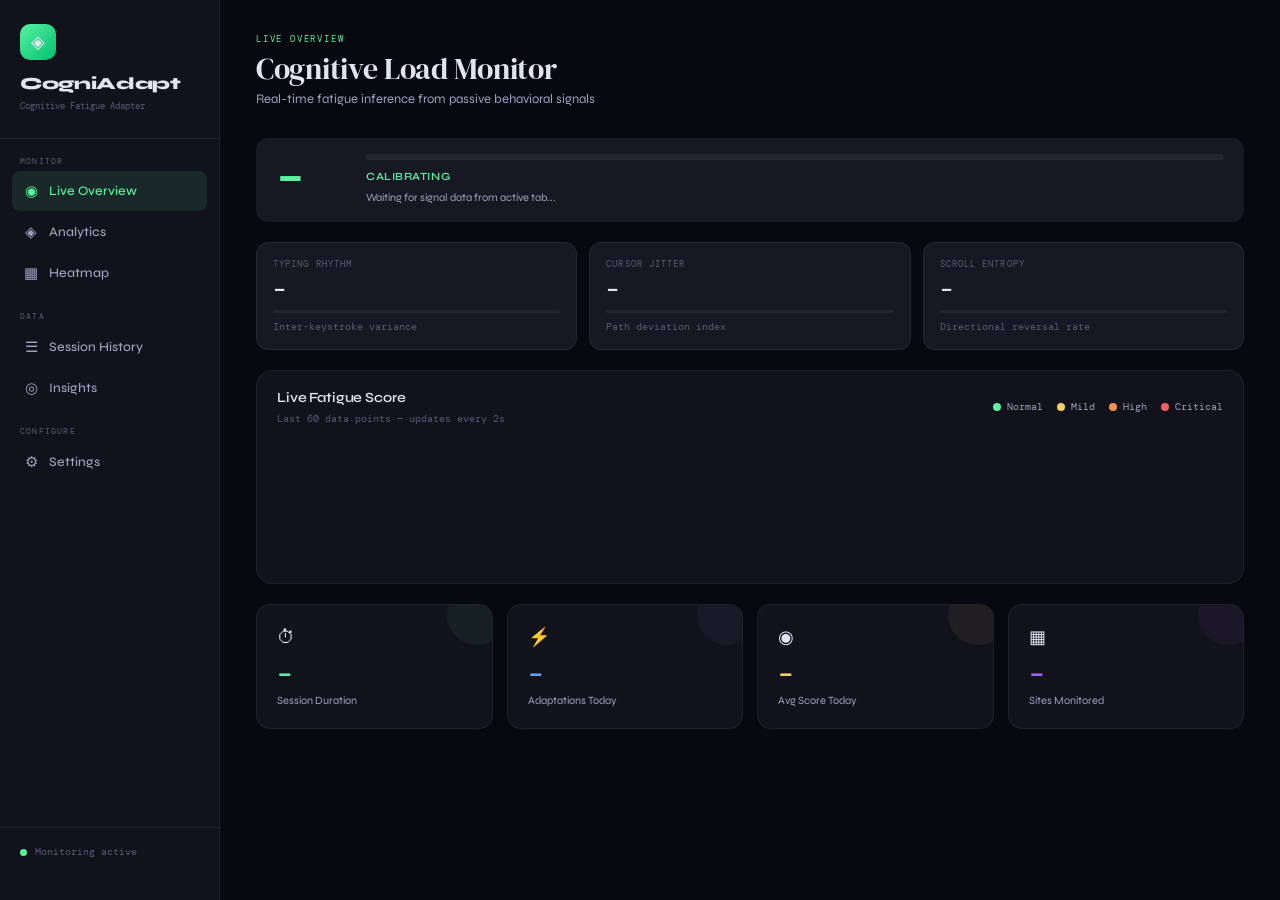
<file: cognishift-ext/dashboard/index.html>
<!DOCTYPE html>
<html lang="en">
<head>
<meta charset="UTF-8">
<meta name="viewport" content="width=device-width, initial-scale=1.0">
<title>CogniAdapt Dashboard</title>
<link href="https://fonts.googleapis.com/css2?family=DM+Mono:wght@300;400;500&family=Syne:wght@400;500;600;700;800&family=DM+Serif+Display:ital@0;1&display=swap" rel="stylesheet">
<style>
*, *::before, *::after { box-sizing: border-box; margin: 0; padding: 0; }

:root {
  --bg: #080810;
  --bg2: #0d0d16;
  --surface: #12121c;
  --surface2: #181824;
  --surface3: #1e1e2e;
  --border: rgba(255,255,255,0.06);
  --border2: rgba(255,255,255,0.1);
  --text: #e2e2f0;
  --text2: #a0a0c0;
  --muted: #5a5a78;
  --green: #5af0a0;
  --yellow: #f0d060;
  --orange: #f09050;
  --red: #f06060;
  --blue: #60a0f0;
  --purple: #a060f0;
}

html { scroll-behavior: smooth; }

body {
  background: var(--bg);
  color: var(--text);
  font-family: 'Syne', sans-serif;
  font-size: 14px;
  line-height: 1.6;
  min-height: 100vh;
}

/* ── SIDEBAR ── */
.layout {
  display: grid;
  grid-template-columns: 220px 1fr;
  min-height: 100vh;
}

.sidebar {
  background: var(--surface);
  border-right: 1px solid var(--border);
  padding: 24px 0;
  position: sticky;
  top: 0;
  height: 100vh;
  overflow-y: auto;
  display: flex;
  flex-direction: column;
}

.sidebar-logo {
  padding: 0 20px 24px;
  border-bottom: 1px solid var(--border);
  margin-bottom: 16px;
}

.logo-mark {
  width: 36px;
  height: 36px;
  background: linear-gradient(135deg, #5af0a0, #00c070);
  border-radius: 10px;
  display: flex;
  align-items: center;
  justify-content: center;
  font-size: 18px;
  margin-bottom: 10px;
}

.logo-name {
  font-size: 17px;
  font-weight: 800;
  letter-spacing: -0.02em;
}

.logo-tagline {
  font-family: 'DM Mono', monospace;
  font-size: 9px;
  color: var(--muted);
  margin-top: 2px;
}

.nav-section {
  padding: 0 12px;
  margin-bottom: 8px;
}

.nav-section-label {
  font-family: 'DM Mono', monospace;
  font-size: 8px;
  letter-spacing: 0.15em;
  text-transform: uppercase;
  color: var(--muted);
  padding: 0 8px;
  margin-bottom: 4px;
}

.nav-item {
  display: flex;
  align-items: center;
  gap: 9px;
  padding: 8px 10px;
  border-radius: 8px;
  cursor: pointer;
  color: var(--text2);
  font-size: 13px;
  font-weight: 500;
  transition: all 0.2s;
  text-decoration: none;
  margin-bottom: 1px;
}

.nav-item:hover { background: var(--surface2); color: var(--text); }
.nav-item.active { background: rgba(90,240,160,0.1); color: var(--green); }

.nav-icon { font-size: 15px; width: 18px; text-align: center; }

.sidebar-bottom {
  margin-top: auto;
  padding: 16px 20px;
  border-top: 1px solid var(--border);
}

.status-indicator {
  display: flex;
  align-items: center;
  gap: 8px;
  font-family: 'DM Mono', monospace;
  font-size: 10px;
  color: var(--muted);
}

.status-dot {
  width: 7px;
  height: 7px;
  border-radius: 50%;
  background: var(--green);
  animation: pulse 2s infinite;
}

@keyframes pulse { 0%,100%{opacity:1} 50%{opacity:0.4} }

/* ── MAIN CONTENT ── */
.main {
  padding: 32px 36px;
  overflow-y: auto;
}

/* ── PAGE HEADER ── */
.page-header {
  margin-bottom: 28px;
  display: flex;
  align-items: flex-end;
  justify-content: space-between;
}

.page-eyebrow {
  font-family: 'DM Mono', monospace;
  font-size: 9px;
  letter-spacing: 0.2em;
  text-transform: uppercase;
  color: var(--green);
  margin-bottom: 6px;
}

.page-title {
  font-family: 'DM Serif Display', serif;
  font-size: 30px;
  line-height: 1.1;
  letter-spacing: -0.01em;
}

.page-sub {
  font-size: 13px;
  color: var(--text2);
  margin-top: 4px;
}

.time-filter {
  display: flex;
  gap: 4px;
}

.tf-btn {
  padding: 6px 12px;
  border-radius: 7px;
  border: 1px solid var(--border);
  background: transparent;
  color: var(--muted);
  font-family: 'DM Mono', monospace;
  font-size: 10px;
  cursor: pointer;
  transition: all 0.2s;
}

.tf-btn:hover, .tf-btn.active {
  background: var(--surface2);
  color: var(--text);
  border-color: var(--border2);
}

/* ── STAT CARDS ── */
.stat-row {
  display: grid;
  grid-template-columns: repeat(4, 1fr);
  gap: 14px;
  margin-bottom: 24px;
}

.stat-card {
  background: var(--surface);
  border: 1px solid var(--border);
  border-radius: 14px;
  padding: 18px 20px;
  position: relative;
  overflow: hidden;
}

.stat-card::after {
  content: '';
  position: absolute;
  top: 0;
  right: 0;
  width: 60px;
  height: 60px;
  border-radius: 50%;
  opacity: 0.06;
  background: var(--accent-color, #5af0a0);
  transform: translate(15px, -20px);
}

.stat-card-icon {
  font-size: 18px;
  margin-bottom: 10px;
}

.stat-card-val {
  font-family: 'DM Mono', monospace;
  font-size: 26px;
  font-weight: 500;
  color: var(--accent-color, var(--text));
  line-height: 1;
  margin-bottom: 4px;
}

.stat-card-label {
  font-size: 11px;
  color: var(--text2);
}

.stat-card-delta {
  font-family: 'DM Mono', monospace;
  font-size: 10px;
  margin-top: 6px;
}

/* ── SECTION CARD ── */
.card {
  background: var(--surface);
  border: 1px solid var(--border);
  border-radius: 16px;
  margin-bottom: 20px;
  overflow: hidden;
}

.card-header {
  padding: 16px 20px 0;
  display: flex;
  align-items: center;
  justify-content: space-between;
  margin-bottom: 16px;
}

.card-title {
  font-size: 14px;
  font-weight: 600;
  letter-spacing: -0.01em;
}

.card-sub {
  font-size: 10px;
  color: var(--muted);
  font-family: 'DM Mono', monospace;
  margin-top: 2px;
}

.card-body {
  padding: 0 20px 20px;
}

/* ── CHARTS ── */
canvas {
  display: block;
  max-width: 100%;
}

/* ── LIVE SCORE BAR ── */
.live-score-display {
  display: flex;
  align-items: center;
  gap: 20px;
  background: var(--surface2);
  border-radius: 12px;
  padding: 16px 20px;
  margin-bottom: 20px;
}

.live-num {
  font-family: 'DM Mono', monospace;
  font-size: 48px;
  font-weight: 500;
  line-height: 1;
  transition: color 0.5s;
  color: var(--green);
  min-width: 70px;
}

.live-right {
  flex: 1;
}

.live-bar-track {
  height: 6px;
  background: rgba(255,255,255,0.06);
  border-radius: 6px;
  overflow: hidden;
  margin-bottom: 8px;
}

.live-bar-fill {
  height: 100%;
  border-radius: 6px;
  background: var(--green);
  transition: width 1s cubic-bezier(0.16,1,0.3,1), background 0.5s;
  width: 0%;
}

.live-level {
  font-size: 11px;
  font-weight: 600;
  color: var(--green);
  letter-spacing: 0.05em;
}

.live-desc {
  font-size: 11px;
  color: var(--text2);
  margin-top: 3px;
}

/* ── SIGNAL LIVE BARS ── */
.signal-grid {
  display: grid;
  grid-template-columns: repeat(3, 1fr);
  gap: 12px;
  margin-bottom: 20px;
}

.signal-card {
  background: var(--surface2);
  border-radius: 12px;
  padding: 14px 16px;
  border: 1px solid var(--border);
}

.signal-card-label {
  font-family: 'DM Mono', monospace;
  font-size: 9px;
  letter-spacing: 0.12em;
  text-transform: uppercase;
  color: var(--muted);
  margin-bottom: 8px;
}

.signal-card-val {
  font-family: 'DM Mono', monospace;
  font-size: 22px;
  font-weight: 500;
  color: var(--text);
  margin-bottom: 8px;
  line-height: 1;
}

.signal-mini-bar {
  height: 3px;
  background: rgba(255,255,255,0.05);
  border-radius: 3px;
  overflow: hidden;
}

.signal-mini-fill {
  height: 100%;
  border-radius: 3px;
  background: var(--green);
  transition: width 0.8s, background 0.5s;
}

/* ── HEATMAP ── */
.heatmap-grid {
  display: grid;
  grid-template-columns: repeat(24, 1fr);
  gap: 3px;
}

.heat-cell {
  aspect-ratio: 1;
  border-radius: 3px;
  background: var(--surface3);
  transition: background 0.3s;
  cursor: pointer;
}

.heat-label-row {
  display: grid;
  grid-template-columns: repeat(24, 1fr);
  gap: 3px;
  margin-top: 5px;
}

.heat-hour-label {
  font-family: 'DM Mono', monospace;
  font-size: 8px;
  color: var(--muted);
  text-align: center;
}

/* ── HISTORY TABLE ── */
.history-table {
  width: 100%;
  border-collapse: collapse;
}

.history-table th {
  font-family: 'DM Mono', monospace;
  font-size: 9px;
  letter-spacing: 0.12em;
  text-transform: uppercase;
  color: var(--muted);
  padding: 8px 12px;
  text-align: left;
  border-bottom: 1px solid var(--border);
}

.history-table td {
  padding: 10px 12px;
  font-size: 12px;
  border-bottom: 1px solid var(--border);
  color: var(--text2);
}

.history-table tr:last-child td { border-bottom: none; }
.history-table tr:hover td { background: var(--surface2); }

.level-tag {
  display: inline-block;
  padding: 2px 7px;
  border-radius: 5px;
  font-family: 'DM Mono', monospace;
  font-size: 9px;
  letter-spacing: 0.08em;
}

/* ── SETTINGS ── */
.settings-grid {
  display: grid;
  grid-template-columns: 1fr 1fr;
  gap: 20px;
}

.setting-group {
  background: var(--surface2);
  border-radius: 12px;
  padding: 18px;
  border: 1px solid var(--border);
}

.setting-group-title {
  font-size: 13px;
  font-weight: 600;
  margin-bottom: 14px;
  color: var(--text);
}

.setting-row {
  display: flex;
  align-items: center;
  justify-content: space-between;
  padding: 8px 0;
  border-bottom: 1px solid var(--border);
}

.setting-row:last-child { border-bottom: none; }

.setting-info { flex: 1; }
.setting-name { font-size: 12px; font-weight: 500; }
.setting-desc { font-size: 10px; color: var(--muted); margin-top: 2px; font-family: 'DM Mono', monospace; }

.toggle {
  position: relative;
  width: 38px;
  height: 22px;
  flex-shrink: 0;
}
.toggle input { opacity: 0; width:0; height:0; }
.toggle-slider {
  position: absolute; inset: 0;
  background: var(--surface3); border: 1px solid var(--border2);
  border-radius: 22px; cursor: pointer; transition: 0.3s;
}
.toggle-slider::before {
  content: '';
  position: absolute;
  width: 16px; height: 16px;
  border-radius: 50%; left: 2px; top: 2px;
  background: var(--muted); transition: 0.3s;
}
.toggle input:checked + .toggle-slider { background: rgba(90,240,160,0.15); border-color: rgba(90,240,160,0.3); }
.toggle input:checked + .toggle-slider::before { transform: translateX(16px); background: var(--green); }

input[type=range] {
  width: 100%; height: 3px;
  background: var(--surface3); border-radius: 3px;
  outline: none; -webkit-appearance: none; cursor: pointer; margin-top: 8px;
}
input[type=range]::-webkit-slider-thumb {
  -webkit-appearance: none;
  width: 16px; height: 16px; border-radius: 50%;
  background: var(--green); cursor: pointer;
}

/* ── TABS ── */
.tab-bar {
  display: flex;
  gap: 2px;
  border-bottom: 1px solid var(--border);
  padding: 0 20px;
  margin-bottom: 0;
}

.tab {
  padding: 10px 16px;
  font-size: 12px;
  font-weight: 500;
  color: var(--muted);
  cursor: pointer;
  border-bottom: 2px solid transparent;
  transition: all 0.2s;
  margin-bottom: -1px;
}

.tab:hover { color: var(--text2); }
.tab.active { color: var(--green); border-bottom-color: var(--green); }

.tab-content { display: none; padding: 20px; }
.tab-content.active { display: block; }

/* ── SCROLLBAR ── */
::-webkit-scrollbar { width: 4px; }
::-webkit-scrollbar-track { background: transparent; }
::-webkit-scrollbar-thumb { background: rgba(255,255,255,0.08); border-radius: 4px; }

/* ── FADE IN ── */
@keyframes fadeUp {
  from { opacity: 0; transform: translateY(12px); }
  to { opacity: 1; transform: translateY(0); }
}
.fade-in { animation: fadeUp 0.5s ease both; }
.fade-in:nth-child(2) { animation-delay: 0.06s; }
.fade-in:nth-child(3) { animation-delay: 0.12s; }
.fade-in:nth-child(4) { animation-delay: 0.18s; }

/* ── LEGEND ── */
.legend {
  display: flex;
  gap: 14px;
  flex-wrap: wrap;
}
.legend-item {
  display: flex;
  align-items: center;
  gap: 6px;
  font-family: 'DM Mono', monospace;
  font-size: 10px;
  color: var(--text2);
}
.legend-dot {
  width: 8px; height: 8px; border-radius: 50%;
}

/* ── PAGE SECTIONS ── */
.section { display: none; }
.section.active { display: block; }
</style>
</head>
<body>

<div class="layout">
  <!-- SIDEBAR -->
  <aside class="sidebar">
    <div class="sidebar-logo">
      <div class="logo-mark">◈</div>
      <div class="logo-name">CogniAdapt</div>
      <div class="logo-tagline">Cognitive Fatigue Adapter</div>
    </div>

    <div class="nav-section">
      <div class="nav-section-label">Monitor</div>
      <a class="nav-item active" data-section="overview" href="#">
        <span class="nav-icon">◉</span> Live Overview
      </a>
      <a class="nav-item" data-section="analytics" href="#">
        <span class="nav-icon">◈</span> Analytics
      </a>
      <a class="nav-item" data-section="heatmap" href="#">
        <span class="nav-icon">▦</span> Heatmap
      </a>
    </div>

    <div class="nav-section" style="margin-top:8px">
      <div class="nav-section-label">Data</div>
      <a class="nav-item" data-section="history" href="#">
        <span class="nav-icon">☰</span> Session History
      </a>
      <a class="nav-item" data-section="insights" href="#">
        <span class="nav-icon">◎</span> Insights
      </a>
    </div>

    <div class="nav-section" style="margin-top:8px">
      <div class="nav-section-label">Configure</div>
      <a class="nav-item" data-section="settings" href="#">
        <span class="nav-icon">⚙</span> Settings
      </a>
    </div>

    <div class="sidebar-bottom">
      <div class="status-indicator">
        <div class="status-dot"></div>
        <span>Monitoring active</span>
      </div>
    </div>
  </aside>

  <!-- MAIN -->
  <main class="main">

    <!-- ══ OVERVIEW ══ -->
    <div class="section active" id="sec-overview">
      <div class="page-header fade-in">
        <div>
          <div class="page-eyebrow">Live Overview</div>
          <div class="page-title">Cognitive Load Monitor</div>
          <div class="page-sub">Real-time fatigue inference from passive behavioral signals</div>
        </div>
      </div>

      <!-- Live Score -->
      <div class="live-score-display fade-in">
        <div class="live-num" id="liveScoreNum">–</div>
        <div class="live-right">
          <div class="live-bar-track"><div class="live-bar-fill" id="liveBarFill"></div></div>
          <div class="live-level" id="liveLevelLabel">CALIBRATING</div>
          <div class="live-desc" id="liveDesc">Waiting for signal data from active tab...</div>
        </div>
      </div>

      <!-- Signal Cards -->
      <div class="signal-grid fade-in">
        <div class="signal-card">
          <div class="signal-card-label">Typing Rhythm</div>
          <div class="signal-card-val" id="sigTypingVal">–</div>
          <div class="signal-mini-bar"><div class="signal-mini-fill" id="sigTypingBar" style="width:0%"></div></div>
          <div style="font-size:10px;color:var(--muted);margin-top:6px;font-family:'DM Mono',monospace">Inter-keystroke variance</div>
        </div>
        <div class="signal-card">
          <div class="signal-card-label">Cursor Jitter</div>
          <div class="signal-card-val" id="sigJitterVal">–</div>
          <div class="signal-mini-bar"><div class="signal-mini-fill" id="sigJitterBar" style="width:0%"></div></div>
          <div style="font-size:10px;color:var(--muted);margin-top:6px;font-family:'DM Mono',monospace">Path deviation index</div>
        </div>
        <div class="signal-card">
          <div class="signal-card-label">Scroll Entropy</div>
          <div class="signal-card-val" id="sigScrollVal">–</div>
          <div class="signal-mini-bar"><div class="signal-mini-fill" id="sigScrollBar" style="width:0%"></div></div>
          <div style="font-size:10px;color:var(--muted);margin-top:6px;font-family:'DM Mono',monospace">Directional reversal rate</div>
        </div>
      </div>

      <!-- Real-time chart -->
      <div class="card fade-in">
        <div class="card-header">
          <div>
            <div class="card-title">Live Fatigue Score</div>
            <div class="card-sub">Last 60 data points — updates every 2s</div>
          </div>
          <div class="legend">
            <div class="legend-item"><div class="legend-dot" style="background:#5af0a0"></div>Normal</div>
            <div class="legend-item"><div class="legend-dot" style="background:#f0d060"></div>Mild</div>
            <div class="legend-item"><div class="legend-dot" style="background:#f09050"></div>High</div>
            <div class="legend-item"><div class="legend-dot" style="background:#f06060"></div>Critical</div>
          </div>
        </div>
        <div class="card-body">
          <canvas id="liveChart" height="120"></canvas>
        </div>
      </div>

      <!-- Stat cards -->
      <div class="stat-row fade-in">
        <div class="stat-card" style="--accent-color:#5af0a0">
          <div class="stat-card-icon">⏱</div>
          <div class="stat-card-val" id="sc1">–</div>
          <div class="stat-card-label">Session Duration</div>
        </div>
        <div class="stat-card" style="--accent-color:#60a0f0">
          <div class="stat-card-icon">⚡</div>
          <div class="stat-card-val" id="sc2">–</div>
          <div class="stat-card-label">Adaptations Today</div>
        </div>
        <div class="stat-card" style="--accent-color:#f0d060">
          <div class="stat-card-icon">◉</div>
          <div class="stat-card-val" id="sc3">–</div>
          <div class="stat-card-label">Avg Score Today</div>
        </div>
        <div class="stat-card" style="--accent-color:#a060f0">
          <div class="stat-card-icon">▦</div>
          <div class="stat-card-val" id="sc4">–</div>
          <div class="stat-card-label">Sites Monitored</div>
        </div>
      </div>
    </div>

    <!-- ══ ANALYTICS ══ -->
    <div class="section" id="sec-analytics">
      <div class="page-header">
        <div>
          <div class="page-eyebrow">Analytics</div>
          <div class="page-title">Fatigue Patterns</div>
          <div class="page-sub">Historical cognitive load across sessions</div>
        </div>
        <div class="time-filter">
          <button class="tf-btn active" data-days="1">Today</button>
          <button class="tf-btn" data-days="7">7d</button>
          <button class="tf-btn" data-days="30">30d</button>
        </div>
      </div>

      <div class="card">
        <div class="card-header">
          <div>
            <div class="card-title">Fatigue Over Time</div>
            <div class="card-sub">Average cognitive load by session</div>
          </div>
        </div>
        <div class="card-body">
          <canvas id="analyticsChart" height="160"></canvas>
        </div>
      </div>

      <div style="display:grid;grid-template-columns:1fr 1fr;gap:20px">
        <div class="card">
          <div class="card-header">
            <div>
              <div class="card-title">Signal Breakdown</div>
              <div class="card-sub">Contribution by signal type</div>
            </div>
          </div>
          <div class="card-body">
            <canvas id="pieChart" height="200"></canvas>
          </div>
        </div>
        <div class="card">
          <div class="card-header">
            <div>
              <div class="card-title">Level Distribution</div>
              <div class="card-sub">Time spent at each adaptation level</div>
            </div>
          </div>
          <div class="card-body">
            <canvas id="levelChart" height="200"></canvas>
          </div>
        </div>
      </div>
    </div>

    <!-- ══ HEATMAP ══ -->
    <div class="section" id="sec-heatmap">
      <div class="page-header">
        <div>
          <div class="page-eyebrow">Heatmap</div>
          <div class="page-title">Hourly Fatigue Map</div>
          <div class="page-sub">When during the day is your cognitive load highest?</div>
        </div>
      </div>

      <div class="card">
        <div class="card-header">
          <div>
            <div class="card-title">Today — 24h Heatmap</div>
            <div class="card-sub">Each cell = 1 hour. Color intensity = avg fatigue score</div>
          </div>
          <div class="legend">
            <div class="legend-item"><div class="legend-dot" style="background:#1e1e2e"></div>No data</div>
            <div class="legend-item"><div class="legend-dot" style="background:#5af0a060"></div>Low</div>
            <div class="legend-item"><div class="legend-dot" style="background:#f09050"></div>High</div>
          </div>
        </div>
        <div class="card-body">
          <div class="heatmap-grid" id="heatmapGrid"></div>
          <div class="heat-label-row" id="heatLabels"></div>
        </div>
      </div>

      <div class="card">
        <div class="card-header">
          <div>
            <div class="card-title">Peak Fatigue Hours</div>
            <div class="card-sub">Hours with highest average cognitive load</div>
          </div>
        </div>
        <div class="card-body">
          <canvas id="hourChart" height="120"></canvas>
        </div>
      </div>
    </div>

    <!-- ══ HISTORY ══ -->
    <div class="section" id="sec-history">
      <div class="page-header">
        <div>
          <div class="page-eyebrow">Session History</div>
          <div class="page-title">All Sessions</div>
          <div class="page-sub">Recorded cognitive snapshots</div>
        </div>
      </div>

      <div class="card">
        <div class="card-body" style="padding-top:0">
          <table class="history-table" id="historyTable">
            <thead>
              <tr>
                <th>Time</th>
                <th>Site</th>
                <th>Avg Score</th>
                <th>Level</th>
                <th>Duration</th>
                <th>Typing</th>
                <th>Jitter</th>
              </tr>
            </thead>
            <tbody id="historyBody"></tbody>
          </table>
        </div>
      </div>
    </div>

    <!-- ══ INSIGHTS ══ -->
    <div class="section" id="sec-insights">
      <div class="page-header">
        <div>
          <div class="page-eyebrow">Insights</div>
          <div class="page-title">What Your Data Says</div>
          <div class="page-sub">Patterns and recommendations based on your behavior</div>
        </div>
      </div>
      <div id="insightsContainer" style="display:flex;flex-direction:column;gap:14px"></div>
    </div>

    <!-- ══ SETTINGS ══ -->
    <div class="section" id="sec-settings">
      <div class="page-header">
        <div>
          <div class="page-eyebrow">Configure</div>
          <div class="page-title">Settings</div>
          <div class="page-sub">Adjust how CogniAdapt monitors and adapts</div>
        </div>
      </div>

      <div class="settings-grid">
        <div class="setting-group">
          <div class="setting-group-title">Detection</div>
          <div class="setting-row">
            <div class="setting-info">
              <div class="setting-name">Enabled</div>
              <div class="setting-desc">Master on/off switch</div>
            </div>
            <label class="toggle"><input type="checkbox" id="s-enabled" checked><span class="toggle-slider"></span></label>
          </div>
          <div class="setting-row">
            <div class="setting-info">
              <div class="setting-name">Track behavior</div>
              <div class="setting-desc">Collect typing / mouse / scroll signals</div>
            </div>
            <label class="toggle"><input type="checkbox" id="s-tracking" checked><span class="toggle-slider"></span></label>
          </div>
          <div class="setting-row">
            <div class="setting-info">
              <div class="setting-name">Sensitivity</div>
              <div class="setting-desc">How quickly to react to changes</div>
            </div>
          </div>
          <input type="range" id="s-sensitivity" min="1" max="10" value="7">
          <div style="font-family:'DM Mono',monospace;font-size:10px;color:var(--green);margin-top:4px">Level: <span id="s-sens-val">7</span>/10</div>
        </div>

        <div class="setting-group">
          <div class="setting-group-title">Adaptation</div>
          <div class="setting-row">
            <div class="setting-info">
              <div class="setting-name">Adapt UI</div>
              <div class="setting-desc">Simplify pages on high fatigue</div>
            </div>
            <label class="toggle"><input type="checkbox" id="s-adapt" checked><span class="toggle-slider"></span></label>
          </div>
          <div class="setting-row">
            <div class="setting-info">
              <div class="setting-name">Floating HUD</div>
              <div class="setting-desc">Show monitor overlay on pages</div>
            </div>
            <label class="toggle"><input type="checkbox" id="s-hud" checked><span class="toggle-slider"></span></label>
          </div>
          <div class="setting-row">
            <div class="setting-info">
              <div class="setting-name">Level notifications</div>
              <div class="setting-desc">Toast when adaptation level changes</div>
            </div>
            <label class="toggle"><input type="checkbox" id="s-notify" checked><span class="toggle-slider"></span></label>
          </div>
        </div>

        <div class="setting-group">
          <div class="setting-group-title">Wellness</div>
          <div class="setting-row">
            <div class="setting-info">
              <div class="setting-name">Break reminders</div>
              <div class="setting-desc">Notify after sustained activity</div>
            </div>
            <label class="toggle"><input type="checkbox" id="s-breaks" checked><span class="toggle-slider"></span></label>
          </div>
          <div class="setting-row">
            <div class="setting-info">
              <div class="setting-name">Break interval</div>
              <div class="setting-desc">Minutes between reminders</div>
            </div>
          </div>
          <input type="range" id="s-break-interval" min="10" max="60" value="25" step="5">
          <div style="font-family:'DM Mono',monospace;font-size:10px;color:var(--green);margin-top:4px">Every <span id="s-break-val">25</span> minutes</div>
        </div>

        <div class="setting-group">
          <div class="setting-group-title">Data</div>
          <div class="setting-row">
            <div class="setting-info">
              <div class="setting-name">Data retention</div>
              <div class="setting-desc">Days to keep session history</div>
            </div>
          </div>
          <input type="range" id="s-retention" min="1" max="30" value="7">
          <div style="font-family:'DM Mono',monospace;font-size:10px;color:var(--green);margin-top:4px">Keep for <span id="s-ret-val">7</span> days</div>
          <div class="setting-row" style="margin-top:12px">
            <div class="setting-info">
              <div class="setting-name">Clear all data</div>
              <div class="setting-desc">Delete all stored session history</div>
            </div>
            <button id="clearDataBtn" style="padding:6px 12px;border-radius:7px;border:1px solid rgba(240,96,96,0.3);background:rgba(240,96,96,0.08);color:var(--red);font-size:11px;cursor:pointer;font-family:'Syne',sans-serif">Clear</button>
          </div>
        </div>
      </div>
    </div>

  </main>
</div>

<script>
// ════════════════════════════════════════════════════
// CHART HELPERS
// ════════════════════════════════════════════════════
function scoreColor(s) {
  if (s < 35) return '#5af0a0';
  if (s < 60) return '#f0d060';
  if (s < 80) return '#f09050';
  return '#f06060';
}

function drawLineChart(canvas, data, labels, height = 160) {
  const W = canvas.offsetWidth || 600;
  const H = height;
  canvas.width = W * devicePixelRatio;
  canvas.height = H * devicePixelRatio;
  const ctx = canvas.getContext('2d');
  ctx.scale(devicePixelRatio, devicePixelRatio);
  ctx.clearRect(0, 0, W, H);
  if (!data.length) return;

  const pad = { top: 10, right: 10, bottom: 24, left: 36 };
  const cW = W - pad.left - pad.right;
  const cH = H - pad.top - pad.bottom;
  const max = 100, min = 0;

  // Grid
  ctx.strokeStyle = 'rgba(255,255,255,0.05)';
  ctx.lineWidth = 1;
  [0, 25, 50, 75, 100].forEach(v => {
    const y = pad.top + cH - (v / 100) * cH;
    ctx.beginPath();
    ctx.moveTo(pad.left, y);
    ctx.lineTo(pad.left + cW, y);
    ctx.stroke();
    ctx.fillStyle = 'rgba(255,255,255,0.2)';
    ctx.font = `${9 * devicePixelRatio / devicePixelRatio}px "DM Mono"`;
    ctx.textAlign = 'right';
    ctx.fillText(v, pad.left - 6, y + 3);
  });

  // Threshold zones
  const zones = [
    { from: 0, to: 35, color: 'rgba(90,240,160,0.04)' },
    { from: 35, to: 60, color: 'rgba(240,208,96,0.04)' },
    { from: 60, to: 80, color: 'rgba(240,144,80,0.04)' },
    { from: 80, to: 100, color: 'rgba(240,96,96,0.04)' },
  ];
  zones.forEach(z => {
    const y1 = pad.top + cH - (z.to / 100) * cH;
    const y2 = pad.top + cH - (z.from / 100) * cH;
    ctx.fillStyle = z.color;
    ctx.fillRect(pad.left, y1, cW, y2 - y1);
  });

  // Line
  const step = cW / Math.max(data.length - 1, 1);
  ctx.beginPath();
  data.forEach((v, i) => {
    const x = pad.left + i * step;
    const y = pad.top + cH - (v / 100) * cH;
    i === 0 ? ctx.moveTo(x, y) : ctx.lineTo(x, y);
  });

  // Gradient stroke
  const grad = ctx.createLinearGradient(pad.left, 0, pad.left + cW, 0);
  data.forEach((v, i) => {
    grad.addColorStop(i / (data.length - 1 || 1), scoreColor(v));
  });
  ctx.strokeStyle = grad;
  ctx.lineWidth = 2;
  ctx.lineJoin = 'round';
  ctx.stroke();

  // Fill
  ctx.lineTo(pad.left + (data.length - 1) * step, pad.top + cH);
  ctx.lineTo(pad.left, pad.top + cH);
  ctx.closePath();
  const fillGrad = ctx.createLinearGradient(0, pad.top, 0, pad.top + cH);
  fillGrad.addColorStop(0, scoreColor(data[data.length - 1]) + '30');
  fillGrad.addColorStop(1, scoreColor(data[data.length - 1]) + '00');
  ctx.fillStyle = fillGrad;
  ctx.fill();

  // X labels
  if (labels?.length) {
    ctx.fillStyle = 'rgba(255,255,255,0.25)';
    ctx.font = '9px "DM Mono"';
    ctx.textAlign = 'center';
    const step2 = cW / Math.max(labels.length - 1, 1);
    labels.forEach((l, i) => {
      if (i % Math.ceil(labels.length / 8) !== 0) return;
      ctx.fillText(l, pad.left + i * step2, H - 6);
    });
  }

  // Dots for small datasets
  if (data.length <= 20) {
    data.forEach((v, i) => {
      const x = pad.left + i * step;
      const y = pad.top + cH - (v / 100) * cH;
      ctx.beginPath();
      ctx.arc(x, y, 3, 0, Math.PI * 2);
      ctx.fillStyle = scoreColor(v);
      ctx.fill();
    });
  }
}

function drawBarChart(canvas, data, labels, colors, height = 200) {
  const W = canvas.offsetWidth || 400;
  const H = height;
  canvas.width = W * devicePixelRatio;
  canvas.height = H * devicePixelRatio;
  const ctx = canvas.getContext('2d');
  ctx.scale(devicePixelRatio, devicePixelRatio);
  ctx.clearRect(0, 0, W, H);
  const pad = { top: 10, right: 10, bottom: 30, left: 36 };
  const cW = W - pad.left - pad.right;
  const cH = H - pad.top - pad.bottom;
  const max = Math.max(...data, 1);
  const barW = (cW / data.length) * 0.65;
  const gap = (cW / data.length) * 0.35;

  // Grid
  ctx.strokeStyle = 'rgba(255,255,255,0.04)';
  ctx.lineWidth = 1;
  [0, 25, 50, 75, 100].forEach(v => {
    const y = pad.top + cH - (v / max) * cH;
    ctx.beginPath(); ctx.moveTo(pad.left, y); ctx.lineTo(pad.left + cW, y); ctx.stroke();
  });

  data.forEach((v, i) => {
    const x = pad.left + i * (barW + gap) + gap / 2;
    const h = (v / max) * cH;
    const y = pad.top + cH - h;
    const c = colors?.[i] || scoreColor(v);
    const g = ctx.createLinearGradient(0, y, 0, pad.top + cH);
    g.addColorStop(0, c + 'cc');
    g.addColorStop(1, c + '33');
    ctx.fillStyle = g;
    ctx.beginPath();
    ctx.roundRect(x, y, barW, h, 4);
    ctx.fill();
    ctx.fillStyle = 'rgba(255,255,255,0.35)';
    ctx.font = '9px "DM Mono"';
    ctx.textAlign = 'center';
    if (labels?.[i]) ctx.fillText(labels[i], x + barW / 2, H - 8);
  });
}

function drawDonut(canvas, data, colors, labels, height = 200) {
  const W = canvas.offsetWidth || 300;
  const H = height;
  canvas.width = W * devicePixelRatio;
  canvas.height = H * devicePixelRatio;
  const ctx = canvas.getContext('2d');
  ctx.scale(devicePixelRatio, devicePixelRatio);
  ctx.clearRect(0, 0, W, H);
  const cx = W * 0.4, cy = H / 2, r = Math.min(cx, cy) - 16, inner = r * 0.58;
  const total = data.reduce((a, b) => a + b, 0);
  if (!total) return;
  let angle = -Math.PI / 2;
  data.forEach((v, i) => {
    const arc = (v / total) * Math.PI * 2;
    ctx.beginPath();
    ctx.moveTo(cx, cy);
    ctx.arc(cx, cy, r, angle, angle + arc);
    ctx.closePath();
    ctx.fillStyle = colors[i];
    ctx.fill();
    angle += arc;
  });
  // Inner hole
  ctx.beginPath();
  ctx.arc(cx, cy, inner, 0, Math.PI * 2);
  ctx.fillStyle = '#12121c';
  ctx.fill();
  // Center text
  ctx.fillStyle = 'rgba(255,255,255,0.7)';
  ctx.font = `bold 18px "DM Mono"`;
  ctx.textAlign = 'center';
  ctx.textBaseline = 'middle';
  ctx.fillText(total.toFixed(0), cx, cy);
  // Legend
  labels.forEach((l, i) => {
    const lx = W * 0.72, ly = H / 2 - ((labels.length - 1) / 2) * 22 + i * 22;
    ctx.beginPath();
    ctx.arc(lx, ly, 5, 0, Math.PI * 2);
    ctx.fillStyle = colors[i];
    ctx.fill();
    ctx.fillStyle = 'rgba(255,255,255,0.5)';
    ctx.font = '10px "DM Mono"';
    ctx.textAlign = 'left';
    ctx.textBaseline = 'middle';
    ctx.fillText(l, lx + 10, ly);
  });
}

// ════════════════════════════════════════════════════
// NAV
// ════════════════════════════════════════════════════
document.querySelectorAll('.nav-item').forEach(item => {
  item.addEventListener('click', (e) => {
    e.preventDefault();
    document.querySelectorAll('.nav-item').forEach(n => n.classList.remove('active'));
    document.querySelectorAll('.section').forEach(s => s.classList.remove('active'));
    item.classList.add('active');
    const sec = item.dataset.section;
    document.getElementById('sec-' + sec).classList.add('active');
    if (sec === 'analytics') renderAnalytics();
    if (sec === 'heatmap') renderHeatmap();
    if (sec === 'history') renderHistory();
    if (sec === 'insights') renderInsights();
    if (sec === 'settings') loadSettings();
  });
});

// ════════════════════════════════════════════════════
// LIVE OVERVIEW POLL
// ════════════════════════════════════════════════════
let liveHistory = [];
let sessionStart = Date.now();

async function pollLive() {
  try {
    const [tab] = await chrome.tabs.query({ active: true, currentWindow: true });
    if (!tab?.id) return;
    const result = await chrome.scripting.executeScript({
      target: { tabId: tab.id },
      func: () => window.__cogniAdapt?.getState?.() || null
    });
    const data = result?.[0]?.result;
    if (!data) return;

    const score = data.score;
    const color = scoreColor(score);

    document.getElementById('liveScoreNum').textContent = score;
    document.getElementById('liveScoreNum').style.color = color;
    document.getElementById('liveBarFill').style.width = score + '%';
    document.getElementById('liveBarFill').style.background = color;

    const levelLabels = ['BASELINE NORMAL', 'MILD ADAPTATION', 'SIMPLIFIED MODE', 'FOCUS MODE'];
    const levelDescs = [
      'Cognitive load within normal range. Full interface active.',
      'Mild fatigue detected. Text size and spacing increased.',
      'High cognitive load. Layout simplified, distractions reduced.',
      'Critical fatigue. Focus mode active — only essentials visible.'
    ];
    document.getElementById('liveLevelLabel').textContent = levelLabels[data.level];
    document.getElementById('liveLevelLabel').style.color = color;
    document.getElementById('liveDesc').textContent = levelDescs[data.level];

    // Signals
    const setSig = (valId, barId, val, max, suffix='%') => {
      document.getElementById(valId).textContent = val + suffix;
      const pct = Math.min(val / max * 100, 100);
      document.getElementById(barId).style.width = pct + '%';
      document.getElementById(barId).style.background = scoreColor(pct);
    };
    setSig('sigTypingVal', 'sigTypingBar', data.typingScore, 100);
    setSig('sigJitterVal', 'sigJitterBar', data.jitterScore, 5, '');
    setSig('sigScrollVal', 'sigScrollBar', data.scrollScore, 100);

    // Live chart
    if (data.history?.length) {
      liveHistory = data.history.map(h => h.score);
    } else {
      liveHistory.push(score);
      if (liveHistory.length > 60) liveHistory.shift();
    }
    drawLineChart(document.getElementById('liveChart'), liveHistory, null, 120);

    // Stats
    const elapsed = Math.round((Date.now() - sessionStart) / 60000);
    document.getElementById('sc1').textContent = elapsed + 'm';

  } catch (e) {}
}

async function loadSummaryStats() {
  chrome.runtime.sendMessage({ type: 'GET_HISTORY' }, (sessions) => {
    if (!sessions?.length) return;
    const today = sessions.filter(s => s.timestamp > Date.now() - 86400000);
    document.getElementById('sc2').textContent = today.filter(s => s.level > 0).length;
    if (today.length) {
      const avg = Math.round(today.reduce((a, b) => a + (b.avgScore || 0), 0) / today.length);
      document.getElementById('sc3').textContent = avg;
    }
    const sites = new Set(sessions.map(s => s.url)).size;
    document.getElementById('sc4').textContent = sites;
  });
}

// ════════════════════════════════════════════════════
// ANALYTICS
// ════════════════════════════════════════════════════
function renderAnalytics() {
  chrome.runtime.sendMessage({ type: 'GET_HISTORY' }, (sessions) => {
    if (!sessions?.length) {
      // Demo data
      sessions = generateDemoSessions();
    }
    const scores = sessions.slice(-30).map(s => s.avgScore || 0);
    const labels = sessions.slice(-30).map(s => {
      const d = new Date(s.timestamp);
      return d.getHours() + ':' + String(d.getMinutes()).padStart(2, '0');
    });
    setTimeout(() => {
      drawLineChart(document.getElementById('analyticsChart'), scores, labels, 160);

      // Signal breakdown donut
      const avgTyping = Math.round(sessions.reduce((a, b) => a + (b.typingScore || 0), 0) / sessions.length);
      const avgJitter = Math.round(sessions.reduce((a, b) => a + (b.jitterScore || 0), 0) / sessions.length);
      const avgScroll = Math.round(sessions.reduce((a, b) => a + (b.scrollScore || 0), 0) / sessions.length);
      drawDonut(document.getElementById('pieChart'), [avgTyping || 40, avgJitter || 30, avgScroll || 30],
        ['#5af0a0', '#60a0f0', '#f0d060'],
        ['Typing', 'Jitter', 'Scroll'], 200);

      // Level distribution
      const levelCounts = [0, 0, 0, 0];
      sessions.forEach(s => { if (s.level !== undefined) levelCounts[s.level]++; });
      drawBarChart(document.getElementById('levelChart'), levelCounts,
        ['Normal', 'Mild', 'High', 'Focus'],
        ['#5af0a0', '#f0d060', '#f09050', '#f06060'], 200);
    }, 50);
  });
}

// ════════════════════════════════════════════════════
// HEATMAP
// ════════════════════════════════════════════════════
function renderHeatmap() {
  chrome.runtime.sendMessage({ type: 'GET_HISTORY' }, (sessions) => {
    if (!sessions?.length) sessions = generateDemoSessions();
    const hourly = new Array(24).fill(null).map(() => ({ sum: 0, count: 0 }));
    const today = Date.now() - 86400000;
    sessions.filter(s => s.timestamp > today).forEach(s => {
      const h = new Date(s.timestamp).getHours();
      hourly[h].sum += s.avgScore || 0;
      hourly[h].count++;
    });

    const grid = document.getElementById('heatmapGrid');
    const labels = document.getElementById('heatLabels');
    grid.innerHTML = '';
    labels.innerHTML = '';

    hourly.forEach((h, i) => {
      const avg = h.count ? h.sum / h.count : null;
      const cell = document.createElement('div');
      cell.className = 'heat-cell';
      if (avg !== null) {
        const c = scoreColor(avg);
        cell.style.background = c;
        cell.style.opacity = 0.2 + (avg / 100) * 0.8;
        cell.title = `${i}:00 — Score: ${Math.round(avg)}`;
      }
      grid.appendChild(cell);

      const lbl = document.createElement('div');
      lbl.className = 'heat-hour-label';
      lbl.textContent = i % 3 === 0 ? (i < 10 ? '0' + i : i) : '';
      labels.appendChild(lbl);
    });

    // Hour bar chart
    const vals = hourly.map(h => h.count ? Math.round(h.sum / h.count) : 0);
    const hlabels = hourly.map((_, i) => i % 3 === 0 ? String(i).padStart(2, '0') : '');
    const cols = vals.map(v => scoreColor(v));
    setTimeout(() => drawBarChart(document.getElementById('hourChart'), vals, hlabels, cols, 120), 50);
  });
}

// ════════════════════════════════════════════════════
// HISTORY TABLE
// ════════════════════════════════════════════════════
function renderHistory() {
  chrome.runtime.sendMessage({ type: 'GET_HISTORY' }, (sessions) => {
    if (!sessions?.length) sessions = generateDemoSessions();
    const tbody = document.getElementById('historyBody');
    tbody.innerHTML = '';
    const levelColors = ['#5af0a0', '#f0d060', '#f09050', '#f06060'];
    const levelNames = ['Normal', 'Mild', 'High', 'Focus'];
    [...sessions].reverse().slice(0, 100).forEach(s => {
      const d = new Date(s.timestamp);
      const timeStr = d.toLocaleTimeString([], { hour: '2-digit', minute: '2-digit' });
      const dateStr = d.toLocaleDateString([], { month: 'short', day: 'numeric' });
      const level = s.level ?? 0;
      const c = levelColors[level];
      const tr = document.createElement('tr');
      tr.innerHTML = `
        <td style="color:var(--text2)">${dateStr} ${timeStr}</td>
        <td style="color:var(--text);font-family:'DM Mono',monospace;font-size:11px">${s.url || 'unknown'}</td>
        <td style="color:${scoreColor(s.avgScore || 0)};font-family:'DM Mono',monospace">${s.avgScore || '–'}</td>
        <td><span class="level-tag" style="background:${c}15;color:${c};border:1px solid ${c}30">${levelNames[level]}</span></td>
        <td style="font-family:'DM Mono',monospace;font-size:11px">${s.sessionDuration ? Math.round(s.sessionDuration / 60) + 'm' : '–'}</td>
        <td style="font-family:'DM Mono',monospace;font-size:11px">${s.typingScore !== undefined ? s.typingScore + '%' : '–'}</td>
        <td style="font-family:'DM Mono',monospace;font-size:11px">${s.jitterScore !== undefined ? s.jitterScore : '–'}</td>
      `;
      tbody.appendChild(tr);
    });
    if (!tbody.children.length) tbody.innerHTML = '<tr><td colspan="7" style="text-align:center;color:var(--muted);padding:30px">No sessions recorded yet. Browse some pages!</td></tr>';
  });
}

// ════════════════════════════════════════════════════
// INSIGHTS
// ════════════════════════════════════════════════════
function renderInsights() {
  chrome.runtime.sendMessage({ type: 'GET_HISTORY' }, (sessions) => {
    const container = document.getElementById('insightsContainer');
    container.innerHTML = '';
    if (!sessions?.length) sessions = generateDemoSessions();

    const insights = generateInsights(sessions);
    insights.forEach(ins => {
      const card = document.createElement('div');
      card.className = 'card';
      card.innerHTML = `
        <div style="padding:18px 20px;display:flex;gap:16px;align-items:flex-start">
          <div style="font-size:24px;flex-shrink:0">${ins.icon}</div>
          <div>
            <div style="font-weight:600;font-size:14px;margin-bottom:5px;color:${ins.color}">${ins.title}</div>
            <div style="font-size:12px;color:var(--text2);line-height:1.6">${ins.body}</div>
          </div>
        </div>
      `;
      container.appendChild(card);
    });
  });
}

function generateInsights(sessions) {
  const insights = [];
  if (!sessions.length) return [{ icon: '🌱', title: 'Just getting started', body: 'Browse some websites and CogniAdapt will start building your cognitive profile.', color: 'var(--green)' }];

  const avg = sessions.reduce((a, b) => a + (b.avgScore || 0), 0) / sessions.length;
  const highFatigue = sessions.filter(s => (s.avgScore || 0) > 65);
  const sites = {};
  sessions.forEach(s => { if (s.url) { sites[s.url] = (sites[s.url] || 0) + (s.avgScore || 0); } });
  const topSite = Object.entries(sites).sort((a, b) => b[1] - a[1])[0];

  insights.push({
    icon: avg > 60 ? '⚠️' : avg > 40 ? '🌊' : '✅',
    title: avg > 60 ? 'Elevated baseline fatigue' : avg > 40 ? 'Moderate cognitive load detected' : 'Healthy cognitive baseline',
    body: `Your average fatigue score across ${sessions.length} sessions is ${Math.round(avg)}/100. ${avg > 60 ? 'Consider more frequent breaks and reducing screen time.' : avg > 40 ? 'Scores are moderate. Monitor for increasing trends.' : 'Great! Your cognitive load is generally within a healthy range.'}`,
    color: scoreColor(avg)
  });

  if (highFatigue.length > 2) {
    insights.push({
      icon: '🔴',
      title: `${highFatigue.length} high-fatigue sessions recorded`,
      body: `You've had ${highFatigue.length} sessions where your cognitive load exceeded 65. These occurred most often at: ${highFatigue.slice(0, 3).map(s => new Date(s.timestamp).getHours() + ':00').join(', ')}. Consider scheduling demanding tasks for your low-fatigue windows.`,
      color: 'var(--red)'
    });
  }

  if (topSite) {
    insights.push({
      icon: '🌐',
      title: `${topSite[0]} triggers highest load`,
      body: `You show elevated cognitive fatigue most often when visiting ${topSite[0]}. This may indicate complex content, dense information, or a need for better break habits on this site.`,
      color: 'var(--orange)'
    });
  }

  insights.push({
    icon: '💡',
    title: 'Recovery tip',
    body: 'When focus mode activates, your interface will show only the primary content. This is intentional — reducing visual complexity by ~70% measurably lowers cognitive load within 2-3 minutes.',
    color: 'var(--blue)'
  });

  return insights;
}

// ════════════════════════════════════════════════════
// SETTINGS
// ════════════════════════════════════════════════════
function loadSettings() {
  chrome.runtime.sendMessage({ type: 'GET_SETTINGS' }, (s) => {
    if (!s) return;
    document.getElementById('s-enabled').checked = s.enabled;
    document.getElementById('s-tracking').checked = s.trackingEnabled;
    document.getElementById('s-adapt').checked = s.adaptUI;
    document.getElementById('s-hud').checked = s.showFloatingHUD;
    document.getElementById('s-notify').checked = s.notifyOnLevelChange;
    document.getElementById('s-breaks').checked = s.breakReminders;
    document.getElementById('s-sensitivity').value = Math.round(s.sensitivity * 10);
    document.getElementById('s-sens-val').textContent = Math.round(s.sensitivity * 10);
    document.getElementById('s-break-interval').value = s.breakIntervalMin || 25;
    document.getElementById('s-break-val').textContent = s.breakIntervalMin || 25;
    document.getElementById('s-retention').value = s.dataRetentionDays || 7;
    document.getElementById('s-ret-val').textContent = s.dataRetentionDays || 7;
  });
}

function bindSetting(id, key, transform = v => v) {
  const el = document.getElementById(id);
  if (!el) return;
  el.addEventListener('change', () => {
    chrome.runtime.sendMessage({ type: 'UPDATE_SETTINGS', data: { [key]: transform(el.type === 'checkbox' ? el.checked : el.value) } });
  });
  if (el.type === 'range') {
    el.addEventListener('input', () => {
      const displayId = id.replace('s-', 's-') + '-val';
      const disp = document.getElementById(id.split('-').slice(0,2).join('-') + '-val') ||
                   document.getElementById(id + '-val') ||
                   document.getElementById('s-' + id.split('-')[1] + '-val');
    });
  }
}

document.getElementById('s-sensitivity').addEventListener('input', (e) => {
  document.getElementById('s-sens-val').textContent = e.target.value;
  chrome.runtime.sendMessage({ type: 'UPDATE_SETTINGS', data: { sensitivity: parseInt(e.target.value) / 10 } });
});

document.getElementById('s-break-interval').addEventListener('input', (e) => {
  document.getElementById('s-break-val').textContent = e.target.value;
  chrome.runtime.sendMessage({ type: 'UPDATE_SETTINGS', data: { breakIntervalMin: parseInt(e.target.value) } });
});

document.getElementById('s-retention').addEventListener('input', (e) => {
  document.getElementById('s-ret-val').textContent = e.target.value;
  chrome.runtime.sendMessage({ type: 'UPDATE_SETTINGS', data: { dataRetentionDays: parseInt(e.target.value) } });
});

['s-enabled','s-tracking','s-adapt','s-hud','s-notify','s-breaks'].forEach(id => {
  const map = {
    's-enabled': 'enabled', 's-tracking': 'trackingEnabled',
    's-adapt': 'adaptUI', 's-hud': 'showFloatingHUD',
    's-notify': 'notifyOnLevelChange', 's-breaks': 'breakReminders'
  };
  document.getElementById(id)?.addEventListener('change', (e) => {
    chrome.runtime.sendMessage({ type: 'UPDATE_SETTINGS', data: { [map[id]]: e.target.checked } });
  });
});

document.getElementById('clearDataBtn').addEventListener('click', () => {
  if (confirm('Clear all session history? This cannot be undone.')) {
    chrome.storage.local.set({ sessions: [] }).then(() => renderHistory());
  }
});

// ════════════════════════════════════════════════════
// DEMO DATA GENERATOR
// ════════════════════════════════════════════════════
function generateDemoSessions() {
  const sites = ['news.ycombinator.com', 'github.com', 'docs.google.com', 'medium.com', 'reddit.com'];
  const sessions = [];
  const now = Date.now();
  for (let i = 0; i < 60; i++) {
    const hoursAgo = (60 - i) * 0.4;
    const score = 20 + Math.sin(i * 0.3) * 25 + Math.random() * 20 + (i > 35 ? 10 : 0);
    sessions.push({
      timestamp: now - hoursAgo * 3600000,
      url: sites[i % sites.length],
      avgScore: Math.round(Math.min(Math.max(score, 5), 95)),
      level: score < 35 ? 0 : score < 55 ? 1 : score < 75 ? 2 : 3,
      typingScore: Math.round(score * 0.5 + Math.random() * 20),
      jitterScore: Math.round(score * 0.3 + Math.random() * 1.5) / 10,
      scrollScore: Math.round(score * 0.2 + Math.random() * 15),
      sessionDuration: 120 + Math.random() * 600,
    });
  }
  return sessions;
}

// ════════════════════════════════════════════════════
// INIT
// ════════════════════════════════════════════════════
pollLive();
loadSummaryStats();
setInterval(pollLive, 2000);
setInterval(loadSummaryStats, 15000);
</script>
</body>
</html>
</file>
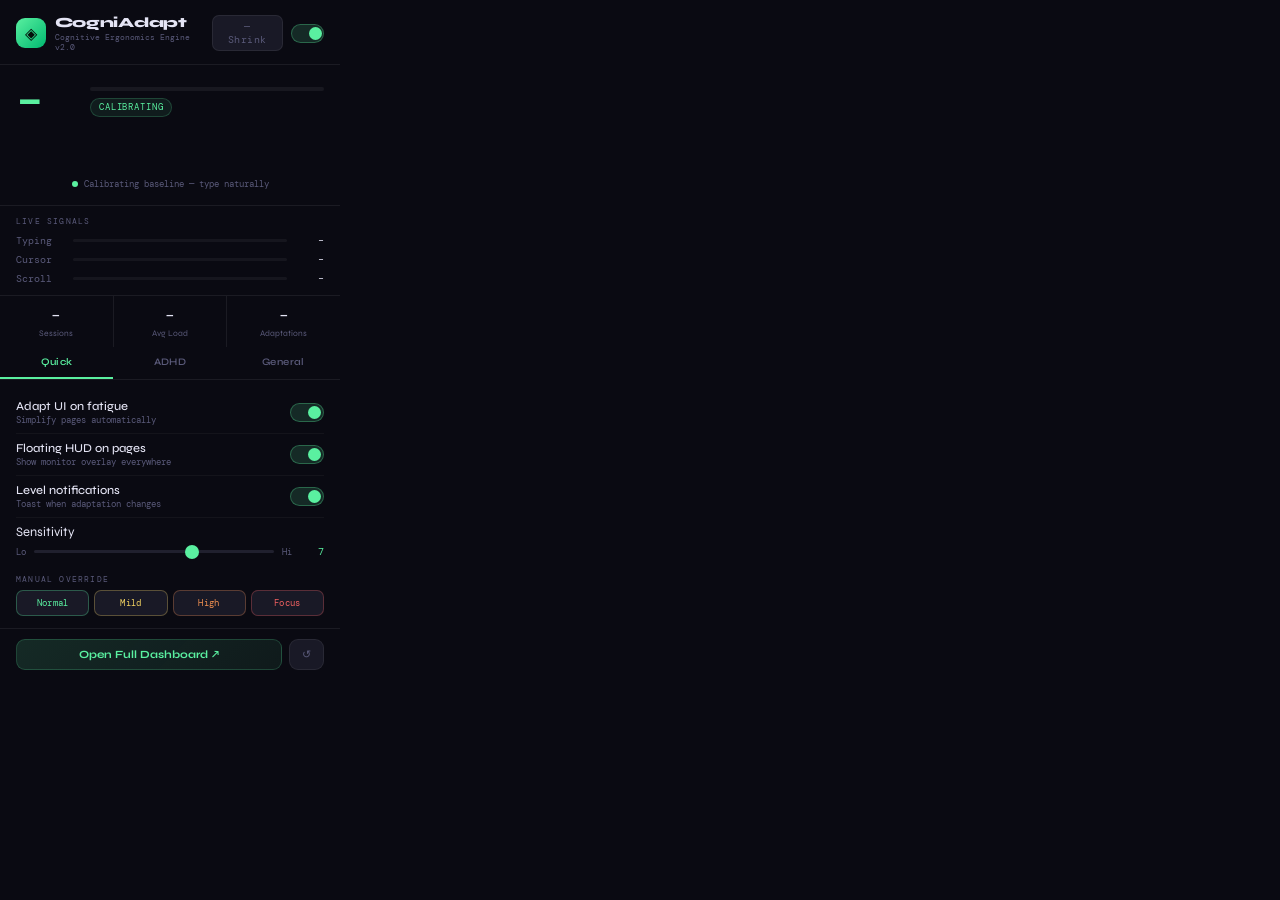
<file: cognishift-ext/popup/popup.html>
<!DOCTYPE html>
<html lang="en">
<head>
<meta charset="UTF-8">
<title>CogniAdapt</title>
<link href="https://fonts.googleapis.com/css2?family=DM+Mono:wght@300;400;500&family=Syne:wght@400;500;600;700;800&display=swap" rel="stylesheet">
<style>
*, *::before, *::after { box-sizing: border-box; margin: 0; padding: 0; }

:root {
  --bg: #0a0a12;
  --surface: #12121e;
  --surface2: #191926;
  --surface3: #20202e;
  --border: rgba(255,255,255,0.07);
  --text: #e4e4f4;
  --muted: #5a5a7a;
  --green: #5af0a0;
  --yellow: #f0d060;
  --orange: #f09050;
  --red: #f06060;
  --blue: #60b0f0;
}

body {
  background: var(--bg);
  color: var(--text);
  font-family: 'Syne', sans-serif;
  font-size: 13px;
  overflow: hidden;
  /* Width set by JS based on expanded/collapsed state */
  width: 340px;
  transition: all 0.4s cubic-bezier(0.16,1,0.3,1);
}

/* ── COLLAPSED PILL STATE ── */
body.collapsed {
  width: 200px !important;
}

body.collapsed .full-content { display: none !important; }
body.collapsed .pill-content { display: flex !important; }

.pill-content {
  display: none;
  align-items: center;
  justify-content: space-between;
  padding: 10px 14px;
  cursor: pointer;
  gap: 10px;
}

.pill-logo { display: flex; align-items: center; gap: 7px; }
.pill-mark {
  width: 22px; height: 22px;
  background: linear-gradient(135deg, #5af0a0, #00b870);
  border-radius: 7px;
  display: flex; align-items: center; justify-content: center;
  font-size: 12px; color: #050e0a; font-weight: 700;
}
.pill-name { font-size: 11px; font-weight: 700; letter-spacing: -0.01em; }

.pill-score-wrap { display: flex; align-items: center; gap: 6px; }
.pill-score {
  font-family: 'DM Mono', monospace;
  font-size: 18px; font-weight: 500; line-height: 1;
  color: var(--green); transition: color 0.5s;
}
.pill-expand-btn {
  background: none; border: none; color: var(--muted);
  font-size: 14px; cursor: pointer; padding: 0;
  font-family: inherit; transition: color 0.2s;
}
.pill-expand-btn:hover { color: var(--text); }

/* ── HEADER ── */
.header {
  padding: 14px 16px 12px;
  border-bottom: 1px solid var(--border);
  display: flex; align-items: center; justify-content: space-between;
}
.logo { display: flex; align-items: center; gap: 9px; }
.logo-mark {
  width: 30px; height: 30px;
  background: linear-gradient(135deg, #5af0a0, #00b870);
  border-radius: 9px;
  display: flex; align-items: center; justify-content: center;
  font-size: 16px; color: #050e0a;
}
.logo-name { font-size: 14px; font-weight: 800; letter-spacing: -0.02em; }
.logo-sub { font-family: 'DM Mono', monospace; font-size: 8px; color: var(--muted); margin-top: 1px; }

.header-btns { display: flex; align-items: center; gap: 8px; }

.shrink-btn {
  background: var(--surface2);
  border: 1px solid var(--border);
  border-radius: 7px;
  color: var(--muted);
  font-family: 'DM Mono', monospace;
  font-size: 10px;
  padding: 4px 9px;
  cursor: pointer;
  transition: all 0.2s;
  letter-spacing: 0.05em;
}
.shrink-btn:hover { color: var(--text); border-color: rgba(255,255,255,0.12); }

.toggle { position: relative; width: 34px; height: 19px; }
.toggle input { opacity: 0; width: 0; height: 0; }
.toggle-slider {
  position: absolute; inset: 0;
  background: var(--surface3); border: 1px solid var(--border);
  border-radius: 19px; cursor: pointer; transition: 0.3s;
}
.toggle-slider::before {
  content: ''; position: absolute;
  width: 13px; height: 13px; border-radius: 50%;
  left: 2px; top: 2px; background: var(--muted); transition: 0.3s;
}
.toggle input:checked + .toggle-slider { background: rgba(90,240,160,0.14); border-color: rgba(90,240,160,0.3); }
.toggle input:checked + .toggle-slider::before { transform: translateX(15px); background: var(--green); }

/* ── LIVE SCORE SECTION ── */
.score-section {
  padding: 14px 16px 12px;
  border-bottom: 1px solid var(--border);
}
.score-row { display: flex; align-items: center; gap: 14px; margin-bottom: 10px; }
.score-big {
  font-family: 'DM Mono', monospace;
  font-size: 46px; font-weight: 500; line-height: 1;
  color: var(--green); transition: color 0.5s;
  min-width: 60px;
}
.score-right { flex: 1; }
.bar-track { height: 4px; background: rgba(255,255,255,0.06); border-radius: 4px; overflow: hidden; margin-bottom: 7px; }
.bar-fill { height: 100%; border-radius: 4px; background: var(--green); width: 0%; transition: width 1.2s cubic-bezier(0.16,1,0.3,1), background 0.5s; }
.level-pill {
  font-size: 8.5px; font-family: 'DM Mono', monospace; padding: 3px 8px;
  border-radius: 20px; border: 1px solid rgba(90,240,160,0.2);
  background: rgba(90,240,160,0.08); color: var(--green);
  letter-spacing: 0.1em; display: inline-block; transition: all 0.5s;
}
canvas#sparkline { width: 100%; height: 34px; display: block; border-radius: 4px; }
.cal-note {
  font-family: 'DM Mono', monospace; font-size: 9px;
  color: var(--muted); text-align: center; padding: 3px 0; margin-top: 6px;
  display: flex; align-items: center; justify-content: center; gap: 6px;
}
.pulse-dot {
  width: 6px; height: 6px; border-radius: 50%;
  background: var(--green); animation: pulse 2s infinite;
}
@keyframes pulse { 0%,100%{opacity:1} 50%{opacity:0.35} }

/* ── SIGNALS ── */
.signals-section { padding: 10px 16px; border-bottom: 1px solid var(--border); }
.section-label {
  font-family: 'DM Mono', monospace; font-size: 8px;
  letter-spacing: 0.15em; text-transform: uppercase; color: var(--muted); margin-bottom: 8px;
}
.signal-item { display: flex; align-items: center; gap: 9px; margin-bottom: 6px; }
.signal-item:last-child { margin-bottom: 0; }
.sig-name { font-family: 'DM Mono', monospace; font-size: 10px; color: var(--muted); width: 48px; flex-shrink: 0; }
.sig-track { flex: 1; height: 3px; background: rgba(255,255,255,0.05); border-radius: 3px; overflow: hidden; }
.sig-fill { height: 100%; border-radius: 3px; background: var(--green); transition: width 0.9s, background 0.5s; }
.sig-val { font-family: 'DM Mono', monospace; font-size: 10px; color: var(--text); width: 28px; text-align: right; }

/* ── TABS ── */
.tab-bar {
  display: flex; border-bottom: 1px solid var(--border);
}
.tab {
  flex: 1; padding: 9px 4px; font-size: 10px; font-weight: 600;
  text-align: center; cursor: pointer; color: var(--muted);
  border-bottom: 2px solid transparent; transition: all 0.2s;
  letter-spacing: 0.04em;
}
.tab:hover { color: var(--text); }
.tab.active { color: var(--green); border-bottom-color: var(--green); }

.tab-content { display: none; padding: 12px 16px; }
.tab-content.active { display: block; }

/* ── SETTINGS ROWS ── */
.setting-row {
  display: flex; align-items: center; justify-content: space-between;
  padding: 7px 0; border-bottom: 1px solid rgba(255,255,255,0.04);
}
.setting-row:last-child { border-bottom: none; }
.setting-info .s-name { font-size: 12px; font-weight: 500; }
.setting-info .s-desc { font-size: 9px; color: var(--muted); margin-top: 1px; font-family: 'DM Mono', monospace; }

/* ── ADHD SECTION ── */
.adhd-section-title {
  font-family: 'DM Mono', monospace; font-size: 8px;
  letter-spacing: 0.15em; text-transform: uppercase;
  color: var(--blue); margin: 10px 0 6px; padding-top: 8px;
  border-top: 1px solid var(--border);
}

/* ── SLIDER ── */
.slider-group { padding: 6px 0; }
.slider-row { display: flex; align-items: center; gap: 8px; margin-top: 5px; }
input[type=range] {
  flex: 1; height: 3px; background: var(--surface3);
  border-radius: 3px; outline: none; -webkit-appearance: none; cursor: pointer;
}
input[type=range]::-webkit-slider-thumb {
  -webkit-appearance: none; width: 14px; height: 14px;
  border-radius: 50%; background: var(--green); cursor: pointer;
}
.slider-val { font-family: 'DM Mono', monospace; font-size: 10px; color: var(--green); min-width: 24px; text-align: right; }

/* ── FOOTER ── */
.popup-footer {
  padding: 10px 16px;
  border-top: 1px solid var(--border);
  display: flex; gap: 7px;
}
.btn-dash {
  flex: 1; padding: 8px;
  background: linear-gradient(135deg, rgba(90,240,160,0.14), rgba(90,240,160,0.07));
  border: 1px solid rgba(90,240,160,0.2); color: var(--green);
  font-family: 'Syne', sans-serif; font-size: 11px; font-weight: 700;
  border-radius: 9px; cursor: pointer; transition: all 0.2s;
}
.btn-dash:hover { background: rgba(90,240,160,0.2); }
.btn-sec {
  padding: 8px 12px; background: var(--surface2); border: 1px solid var(--border);
  color: var(--muted); font-family: 'Syne', sans-serif; font-size: 11px;
  border-radius: 9px; cursor: pointer; transition: all 0.2s;
}
.btn-sec:hover { color: var(--text); }

/* ── STATS MINI ── */
.stats-mini { display: grid; grid-template-columns: 1fr 1fr 1fr; gap: 1px; background: var(--border); }
.stat-cell { background: var(--bg); padding: 9px 10px; text-align: center; }
.stat-v { font-family: 'DM Mono', monospace; font-size: 16px; color: var(--text); display: block; }
.stat-l { font-size: 8.5px; color: var(--muted); display: block; margin-top: 2px; }

/* ── LEVEL MANUAL OVERRIDE (ADHD: quick manual control) ── */
.level-override {
  display: grid; grid-template-columns: repeat(4, 1fr); gap: 5px;
  margin-top: 6px;
}
.lvl-btn {
  padding: 6px 4px; border-radius: 7px; border: 1px solid var(--border);
  background: var(--surface2); color: var(--muted); font-family: 'DM Mono', monospace;
  font-size: 9px; cursor: pointer; text-align: center; transition: all 0.2s;
  letter-spacing: 0.04em;
}
.lvl-btn:hover { color: var(--text); }
.lvl-btn.active-lvl { font-weight: 600; }
</style>
</head>
<body>

<!-- ── COLLAPSED PILL (shown when shrunk) ── -->
<div class="pill-content" id="pillContent">
  <div class="pill-logo">
    <div class="pill-mark">◈</div>
    <span class="pill-name">CogniAdapt</span>
  </div>
  <div class="pill-score-wrap">
    <span class="pill-score" id="pillScore">–</span>
    <button class="pill-expand-btn" id="expandBtn" title="Expand">⊕</button>
  </div>
</div>

<!-- ── FULL CONTENT ── -->
<div class="full-content" id="fullContent">

  <!-- Header -->
  <div class="header">
    <div class="logo">
      <div class="logo-mark">◈</div>
      <div>
        <div class="logo-name">CogniAdapt</div>
        <div class="logo-sub">Cognitive Ergonomics Engine v2.0</div>
      </div>
    </div>
    <div class="header-btns">
      <button class="shrink-btn" id="shrinkBtn">— Shrink</button>
      <label class="toggle" title="Master on/off">
        <input type="checkbox" id="masterToggle" checked>
        <span class="toggle-slider"></span>
      </label>
    </div>
  </div>

  <!-- Live Score -->
  <div class="score-section">
    <div class="score-row">
      <div class="score-big" id="scoreNum">–</div>
      <div class="score-right">
        <div class="bar-track"><div class="bar-fill" id="barFill"></div></div>
        <span class="level-pill" id="levelPill">CALIBRATING</span>
      </div>
    </div>
    <canvas id="sparkline" width="300" height="34"></canvas>
    <div class="cal-note" id="calNote">
      <div class="pulse-dot"></div>
      <span>Calibrating baseline — type naturally</span>
    </div>
  </div>

  <!-- Signals -->
  <div class="signals-section">
    <div class="section-label">Live Signals</div>
    <div class="signal-item">
      <span class="sig-name">Typing</span>
      <div class="sig-track"><div class="sig-fill" id="sfTyping" style="width:0%"></div></div>
      <span class="sig-val" id="svTyping">–</span>
    </div>
    <div class="signal-item">
      <span class="sig-name">Cursor</span>
      <div class="sig-track"><div class="sig-fill" id="sfJitter" style="width:0%"></div></div>
      <span class="sig-val" id="svJitter">–</span>
    </div>
    <div class="signal-item">
      <span class="sig-name">Scroll</span>
      <div class="sig-track"><div class="sig-fill" id="sfScroll" style="width:0%"></div></div>
      <span class="sig-val" id="svScroll">–</span>
    </div>
  </div>

  <!-- Stats mini -->
  <div class="stats-mini">
    <div class="stat-cell"><span class="stat-v" id="stSess">–</span><span class="stat-l">Sessions</span></div>
    <div class="stat-cell"><span class="stat-v" id="stAvg">–</span><span class="stat-l">Avg Load</span></div>
    <div class="stat-cell"><span class="stat-v" id="stAdapts">–</span><span class="stat-l">Adaptations</span></div>
  </div>

  <!-- Tabs -->
  <div class="tab-bar">
    <div class="tab active" data-tab="quick">Quick</div>
    <div class="tab" data-tab="adhd">ADHD</div>
    <div class="tab" data-tab="general">General</div>
  </div>

  <!-- Tab: Quick Settings -->
  <div class="tab-content active" id="tab-quick">
    <div class="setting-row">
      <div class="setting-info"><div class="s-name">Adapt UI on fatigue</div><div class="s-desc">Simplify pages automatically</div></div>
      <label class="toggle"><input type="checkbox" id="tAdaptUI" checked><span class="toggle-slider"></span></label>
    </div>
    <div class="setting-row">
      <div class="setting-info"><div class="s-name">Floating HUD on pages</div><div class="s-desc">Show monitor overlay everywhere</div></div>
      <label class="toggle"><input type="checkbox" id="tHUD" checked><span class="toggle-slider"></span></label>
    </div>
    <div class="setting-row">
      <div class="setting-info"><div class="s-name">Level notifications</div><div class="s-desc">Toast when adaptation changes</div></div>
      <label class="toggle"><input type="checkbox" id="tNotify" checked><span class="toggle-slider"></span></label>
    </div>
    <div class="slider-group">
      <div class="s-name">Sensitivity</div>
      <div class="slider-row">
        <span style="font-size:9px;color:var(--muted);font-family:'DM Mono',monospace">Lo</span>
        <input type="range" id="sensitivitySlider" min="1" max="10" value="7">
        <span style="font-size:9px;color:var(--muted);font-family:'DM Mono',monospace">Hi</span>
        <span class="slider-val" id="sensVal">7</span>
      </div>
    </div>

    <!-- Manual level override — key for ADHD users who know their state -->
    <div style="margin-top:10px">
      <div class="section-label" style="margin-bottom:6px">Manual Override</div>
      <div class="level-override">
        <button class="lvl-btn" data-level="0" style="border-color:rgba(90,240,160,0.3);color:#5af0a0">Normal</button>
        <button class="lvl-btn" data-level="1" style="border-color:rgba(240,208,96,0.3);color:#f0d060">Mild</button>
        <button class="lvl-btn" data-level="2" style="border-color:rgba(240,144,80,0.3);color:#f09050">High</button>
        <button class="lvl-btn" data-level="3" style="border-color:rgba(240,96,96,0.3);color:#f06060">Focus</button>
      </div>
    </div>
  </div>

  <!-- Tab: ADHD-specific settings -->
  <div class="tab-content" id="tab-adhd">
    <div style="font-family:'DM Mono',monospace;font-size:9px;color:var(--blue);margin-bottom:10px;line-height:1.5;padding:8px;background:rgba(96,176,240,0.06);border-radius:8px;border:1px solid rgba(96,176,240,0.12)">
      These features are tuned for ADHD, post-concussion, and chronic fatigue — they activate gradually without requiring any input.
    </div>

    <div class="setting-row">
      <div class="setting-info"><div class="s-name">Reading guide highlight</div><div class="s-desc">Gently tints hovered paragraphs</div></div>
      <label class="toggle"><input type="checkbox" id="tReadGuide" checked><span class="toggle-slider"></span></label>
    </div>
    <div class="setting-row">
      <div class="setting-info"><div class="s-name">Focus ring on elements</div><div class="s-desc">Visible green ring on focused items</div></div>
      <label class="toggle"><input type="checkbox" id="tFocusRing" checked><span class="toggle-slider"></span></label>
    </div>
    <div class="setting-row">
      <div class="setting-info"><div class="s-name">Kill animations at level 2+</div><div class="s-desc">Stops GIFs, transitions, distractions</div></div>
      <label class="toggle"><input type="checkbox" id="tReduceMotion" checked><span class="toggle-slider"></span></label>
    </div>
    <div class="setting-row">
      <div class="setting-info"><div class="s-name">High contrast at level 3</div><div class="s-desc">Boosts text contrast in focus mode</div></div>
      <label class="toggle"><input type="checkbox" id="tHighContrast"><span class="toggle-slider"></span></label>
    </div>
    <div class="setting-row">
      <div class="setting-info"><div class="s-name">Break reminders</div><div class="s-desc">Banner nudge every N minutes</div></div>
      <label class="toggle"><input type="checkbox" id="tBreaks" checked><span class="toggle-slider"></span></label>
    </div>
    <div class="slider-group">
      <div class="s-name">Break every</div>
      <div class="slider-row">
        <input type="range" id="breakSlider" min="10" max="60" value="25" step="5">
        <span class="slider-val" id="breakVal">25</span>
        <span style="font-size:9px;color:var(--muted);font-family:'DM Mono',monospace">min</span>
      </div>
    </div>
  </div>

  <!-- Tab: General -->
  <div class="tab-content" id="tab-general">
    <div class="setting-row">
      <div class="setting-info"><div class="s-name">Track behavior</div><div class="s-desc">Collect typing/mouse/scroll signals</div></div>
      <label class="toggle"><input type="checkbox" id="tTracking" checked><span class="toggle-slider"></span></label>
    </div>
    <div class="slider-group">
      <div class="s-name">Data retention</div>
      <div class="slider-row">
        <input type="range" id="retentionSlider" min="1" max="14" value="7">
        <span class="slider-val" id="retVal">7</span>
        <span style="font-size:9px;color:var(--muted);font-family:'DM Mono',monospace">days</span>
      </div>
    </div>
    <div class="setting-row" style="margin-top:8px">
      <div class="setting-info"><div class="s-name">Clear session data</div><div class="s-desc">Deletes all stored history</div></div>
      <button id="clearBtn" style="padding:5px 10px;border-radius:6px;border:1px solid rgba(240,96,96,0.3);background:rgba(240,96,96,0.07);color:var(--red);font-size:10px;cursor:pointer;font-family:'Syne',sans-serif">Clear</button>
    </div>
  </div>

  <!-- Footer -->
  <div class="popup-footer">
    <button class="btn-dash" id="dashBtn">Open Full Dashboard ↗</button>
    <button class="btn-sec" id="resetBtn" title="Reset settings to defaults">↺</button>
  </div>

</div><!-- /full-content -->

<script>
// ════════════════════════════════════════
//  HELPERS
// ════════════════════════════════════════
function scoreColor(s) {
  if (s < 35) return '#5af0a0';
  if (s < 60) return '#f0d060';
  if (s < 78) return '#f09050';
  return '#f06060';
}

function levelInfo(s) {
  if (s < 35) return { label: 'NORMAL', color: '#5af0a0' };
  if (s < 52) return { label: 'MILD ADAPT', color: '#f0d060' };
  if (s < 72) return { label: 'HIGH LOAD', color: '#f09050' };
  return { label: 'FOCUS MODE', color: '#f06060' };
}

// ════════════════════════════════════════
//  COLLAPSE / EXPAND
// ════════════════════════════════════════
let isCollapsed = false;

function setCollapsed(val) {
  isCollapsed = val;
  document.body.classList.toggle('collapsed', val);
  // Chrome popup needs explicit resize
  document.body.style.width = val ? '200px' : '340px';
  document.body.style.minHeight = val ? '46px' : '';
}

document.getElementById('shrinkBtn').addEventListener('click', () => setCollapsed(true));
document.getElementById('expandBtn').addEventListener('click', () => setCollapsed(false));
document.getElementById('pillContent').addEventListener('click', () => setCollapsed(false));

// ════════════════════════════════════════
//  SPARKLINE
// ════════════════════════════════════════
const canvas = document.getElementById('sparkline');
const ctx = canvas.getContext('2d');
let sparkData = [];

function drawSparkline(data) {
  const W = canvas.offsetWidth || 300, H = 34;
  canvas.width = W; canvas.height = H;
  ctx.clearRect(0, 0, W, H);
  if (data.length < 2) return;
  const pts = data.slice(-50);
  const step = W / (pts.length - 1);
  const last = pts[pts.length - 1];
  const col = scoreColor(last);

  // Fill
  const grad = ctx.createLinearGradient(0, 0, 0, H);
  grad.addColorStop(0, col + '28');
  grad.addColorStop(1, col + '00');
  ctx.beginPath();
  pts.forEach((v, i) => {
    const x = i * step, y = H - (v / 100) * (H - 3) - 2;
    i === 0 ? ctx.moveTo(x, y) : ctx.lineTo(x, y);
  });
  ctx.lineTo((pts.length - 1) * step, H);
  ctx.lineTo(0, H); ctx.closePath();
  ctx.fillStyle = grad; ctx.fill();

  // Line
  ctx.beginPath();
  pts.forEach((v, i) => {
    const x = i * step, y = H - (v / 100) * (H - 3) - 2;
    i === 0 ? ctx.moveTo(x, y) : ctx.lineTo(x, y);
  });
  ctx.strokeStyle = col; ctx.lineWidth = 1.5; ctx.lineJoin = 'round'; ctx.stroke();

  // Current dot
  const lx = (pts.length - 1) * step;
  const ly = H - (last / 100) * (H - 3) - 2;
  ctx.beginPath(); ctx.arc(lx, ly, 3, 0, Math.PI * 2);
  ctx.fillStyle = col; ctx.fill();
}

// ════════════════════════════════════════
//  LIVE POLL
// ════════════════════════════════════════
async function pollTab() {
  try {
    const [tab] = await chrome.tabs.query({ active: true, currentWindow: true });
    if (!tab?.id) return;
    const result = await chrome.scripting.executeScript({
      target: { tabId: tab.id },
      func: () => window.__cogniAdapt?.getState?.() || null
    });
    const data = result?.[0]?.result;
    if (!data) return;

    const s = data.score;
    const col = scoreColor(s);
    const info = levelInfo(s);

    // Full view
    document.getElementById('scoreNum').textContent = s;
    document.getElementById('scoreNum').style.color = col;
    document.getElementById('barFill').style.width = s + '%';
    document.getElementById('barFill').style.background = col;
    const pill = document.getElementById('levelPill');
    pill.textContent = info.label;
    pill.style.color = info.color;
    pill.style.borderColor = info.color + '30';
    pill.style.background = info.color + '10';

    // Collapsed pill score
    document.getElementById('pillScore').textContent = s;
    document.getElementById('pillScore').style.color = col;

    if (data.calibrated) document.getElementById('calNote').style.display = 'none';

    // Sparkline
    if (data.history?.length) sparkData = data.history.map(h => h.score);
    else { sparkData.push(s); if (sparkData.length > 50) sparkData.shift(); }
    drawSparkline(sparkData);

    // Signals
    const setSig = (fillId, valId, val, max, suffix = '%') => {
      const pct = Math.min((val / max) * 100, 100);
      document.getElementById(fillId).style.width = pct + '%';
      document.getElementById(fillId).style.background = scoreColor(pct);
      document.getElementById(valId).textContent = val + suffix;
    };
    setSig('sfTyping', 'svTyping', data.typingScore, 100);
    setSig('sfJitter', 'svJitter', data.jitterScore, 5, '');
    setSig('sfScroll', 'svScroll', data.scrollScore, 100);

    // Active level buttons
    document.querySelectorAll('.lvl-btn').forEach(btn => {
      btn.classList.toggle('active-lvl', parseInt(btn.dataset.level) === data.level);
    });

  } catch (e) { /* Tab may not have content script yet */ }
}

async function loadStats() {
  chrome.runtime.sendMessage({ type: 'GET_HISTORY' }, (sessions) => {
    if (!sessions?.length) return;
    document.getElementById('stSess').textContent = sessions.length;
    const avg = Math.round(sessions.reduce((a, b) => a + (b.avgScore || 0), 0) / sessions.length);
    document.getElementById('stAvg').textContent = avg || '–';
    document.getElementById('stAdapts').textContent = sessions.filter(s => (s.level || 0) > 0).length;
  });
}

// ════════════════════════════════════════
//  SETTINGS LOAD / SAVE
// ════════════════════════════════════════
function save(patch) {
  chrome.runtime.sendMessage({ type: 'UPDATE_SETTINGS', data: patch });
}

function loadSettings() {
  chrome.runtime.sendMessage({ type: 'GET_SETTINGS' }, (s) => {
    if (!s) return;
    document.getElementById('masterToggle').checked = s.enabled;
    document.getElementById('tAdaptUI').checked = s.adaptUI;
    document.getElementById('tHUD').checked = s.showFloatingHUD;
    document.getElementById('tNotify').checked = s.notifyOnLevelChange;
    document.getElementById('tTracking').checked = s.trackingEnabled;
    document.getElementById('tBreaks').checked = s.breakReminders;
    document.getElementById('tReadGuide').checked = s.adhdReadingGuide !== false;
    document.getElementById('tFocusRing').checked = s.adhdFocusRing !== false;
    document.getElementById('tReduceMotion').checked = s.adhdReduceMotion !== false;
    document.getElementById('tHighContrast').checked = !!s.adhdHighContrast;
    const sens = Math.round((s.sensitivity || 0.7) * 10);
    document.getElementById('sensitivitySlider').value = sens;
    document.getElementById('sensVal').textContent = sens;
    document.getElementById('breakSlider').value = s.breakIntervalMin || 25;
    document.getElementById('breakVal').textContent = s.breakIntervalMin || 25;
    document.getElementById('retentionSlider').value = s.dataRetentionDays || 7;
    document.getElementById('retVal').textContent = s.dataRetentionDays || 7;
  });
}

// Bind toggles
const toggleMap = {
  'masterToggle': 'enabled', 'tAdaptUI': 'adaptUI', 'tHUD': 'showFloatingHUD',
  'tNotify': 'notifyOnLevelChange', 'tTracking': 'trackingEnabled', 'tBreaks': 'breakReminders',
  'tReadGuide': 'adhdReadingGuide', 'tFocusRing': 'adhdFocusRing',
  'tReduceMotion': 'adhdReduceMotion', 'tHighContrast': 'adhdHighContrast',
};
Object.entries(toggleMap).forEach(([id, key]) => {
  document.getElementById(id)?.addEventListener('change', (e) => save({ [key]: e.target.checked }));
});

document.getElementById('sensitivitySlider').addEventListener('input', (e) => {
  document.getElementById('sensVal').textContent = e.target.value;
  save({ sensitivity: parseInt(e.target.value) / 10 });
});
document.getElementById('breakSlider').addEventListener('input', (e) => {
  document.getElementById('breakVal').textContent = e.target.value;
  save({ breakIntervalMin: parseInt(e.target.value) });
});
document.getElementById('retentionSlider').addEventListener('input', (e) => {
  document.getElementById('retVal').textContent = e.target.value;
  save({ dataRetentionDays: parseInt(e.target.value) });
});

// ════════════════════════════════════════
//  MANUAL LEVEL OVERRIDE
// ════════════════════════════════════════
document.querySelectorAll('.lvl-btn').forEach(btn => {
  btn.addEventListener('click', async () => {
    const level = parseInt(btn.dataset.level);
    try {
      const [tab] = await chrome.tabs.query({ active: true, currentWindow: true });
      if (tab?.id) {
        await chrome.scripting.executeScript({
          target: { tabId: tab.id },
          func: (l) => window.__cogniAdapt?.setLevel?.(l),
          args: [level]
        });
      }
    } catch (e) {}
    document.querySelectorAll('.lvl-btn').forEach(b => b.classList.remove('active-lvl'));
    btn.classList.add('active-lvl');
  });
});

// ════════════════════════════════════════
//  TABS
// ════════════════════════════════════════
document.querySelectorAll('.tab').forEach(tab => {
  tab.addEventListener('click', () => {
    document.querySelectorAll('.tab').forEach(t => t.classList.remove('active'));
    document.querySelectorAll('.tab-content').forEach(c => c.classList.remove('active'));
    tab.classList.add('active');
    document.getElementById('tab-' + tab.dataset.tab).classList.add('active');
  });
});

// ════════════════════════════════════════
//  FOOTER ACTIONS
// ════════════════════════════════════════
document.getElementById('dashBtn').addEventListener('click', () => {
  chrome.runtime.sendMessage({ type: 'OPEN_DASHBOARD' });
});
document.getElementById('resetBtn').addEventListener('click', () => {
  chrome.runtime.sendMessage({ type: 'CLEAR_DATA' }).catch(() => {});
  chrome.storage.local.remove('settings').then(loadSettings);
});
document.getElementById('clearBtn').addEventListener('click', () => {
  chrome.runtime.sendMessage({ type: 'CLEAR_DATA' }).catch(() => {});
  loadStats();
});

// ════════════════════════════════════════
//  INIT
// ════════════════════════════════════════
loadSettings();
loadStats();
pollTab();
setInterval(pollTab, 1500);
</script>
</body>
</html>
</file>
